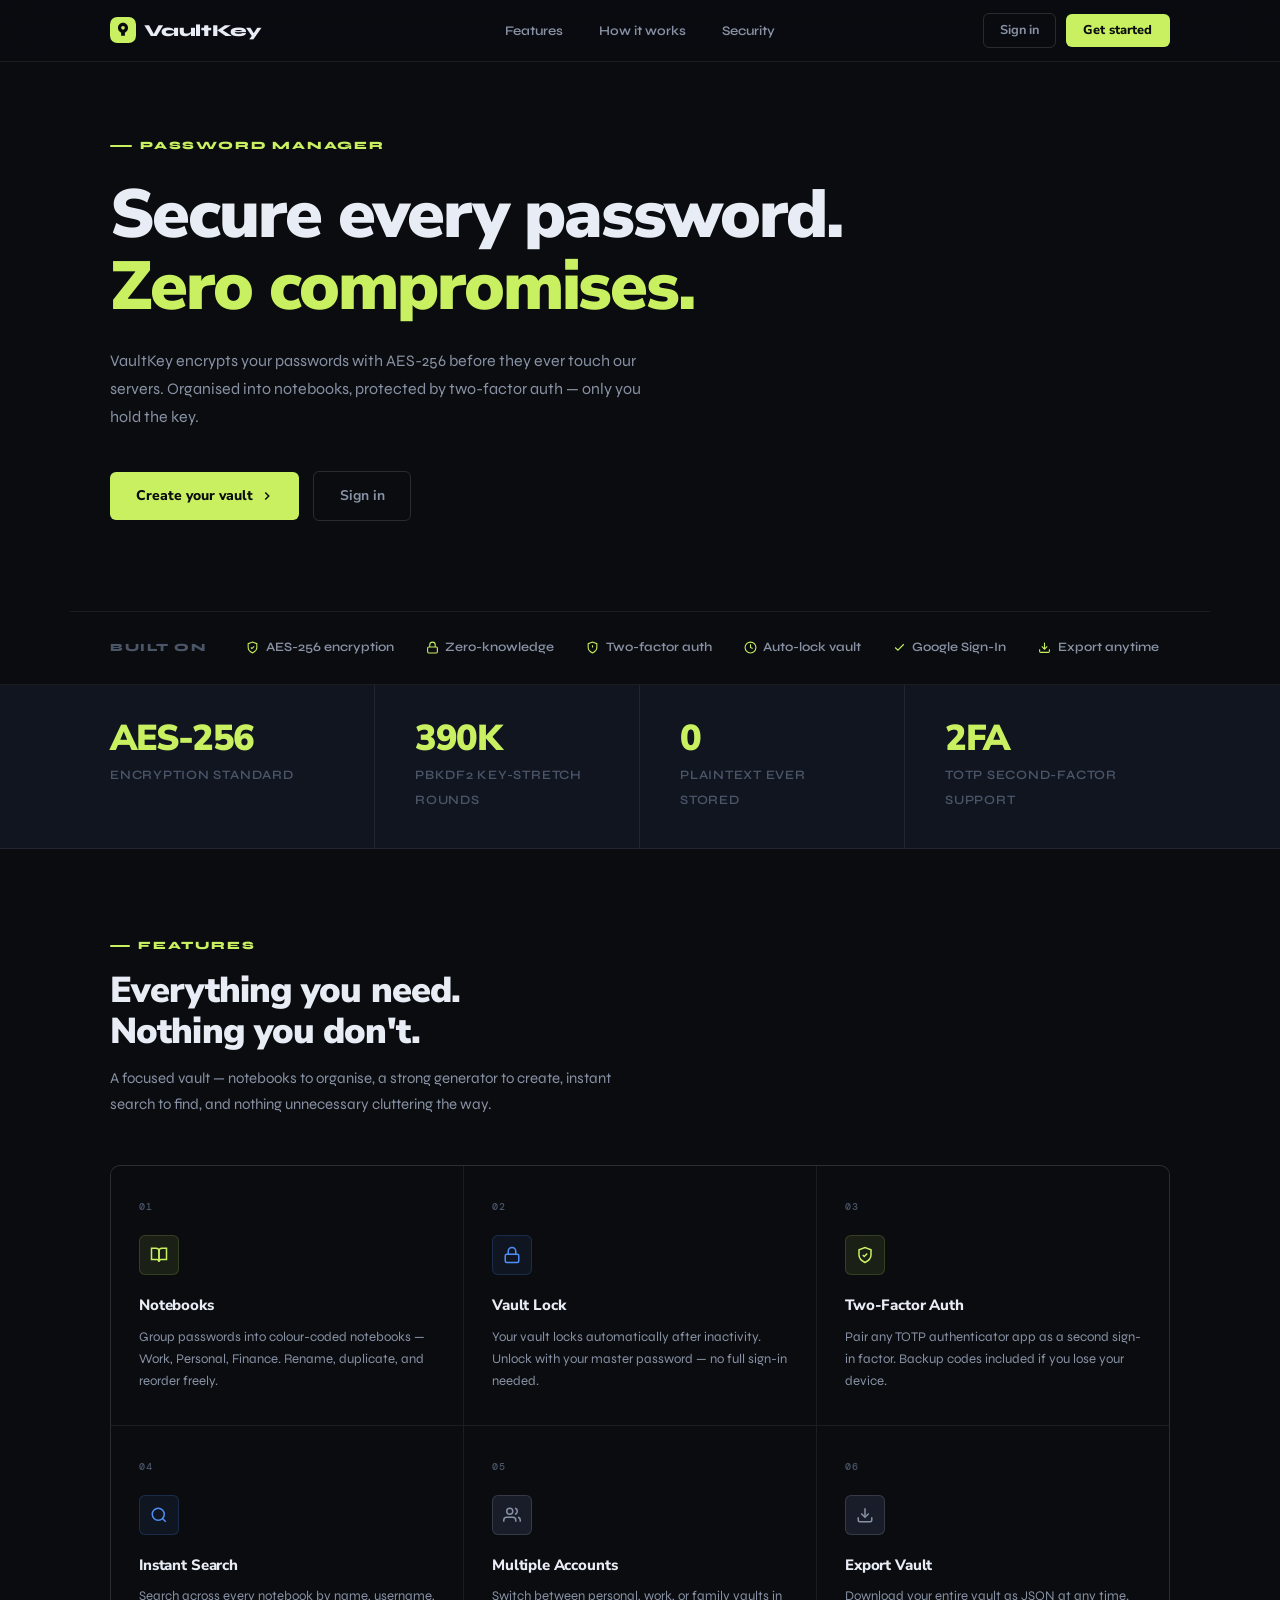
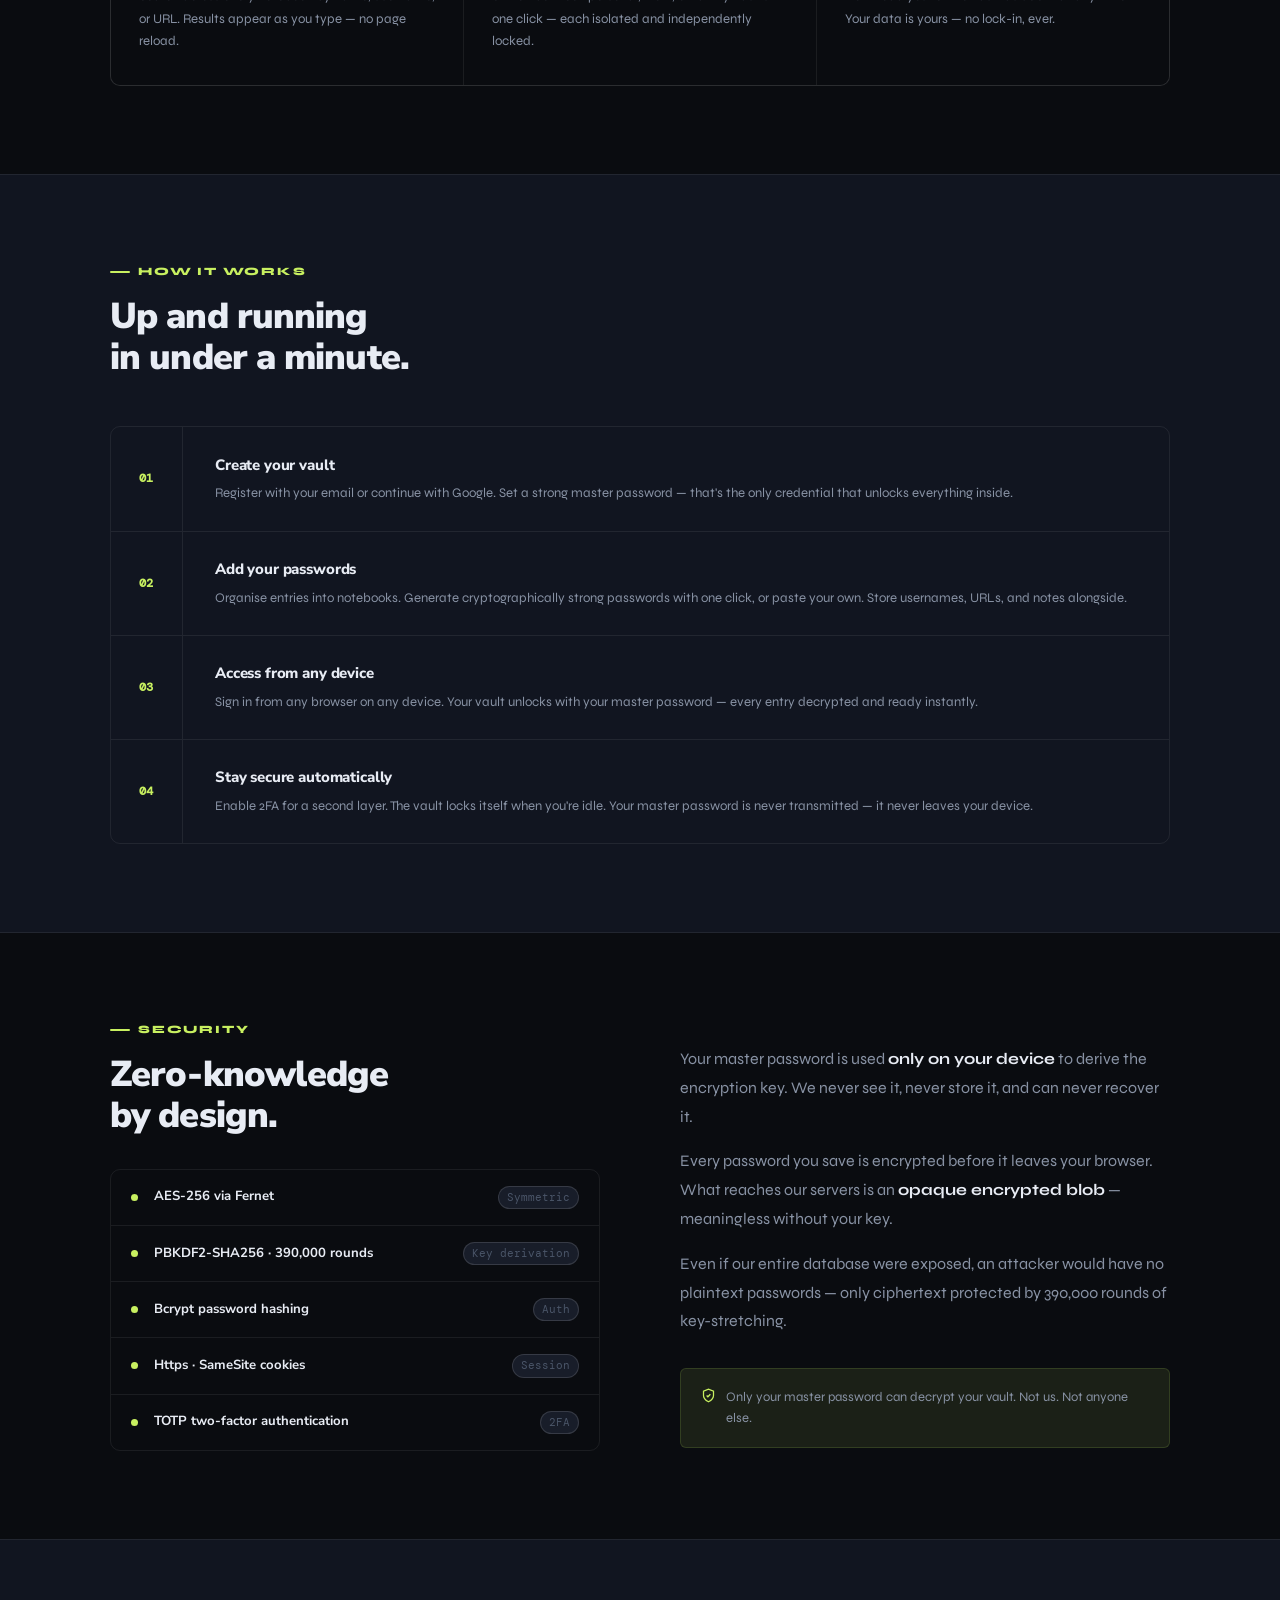
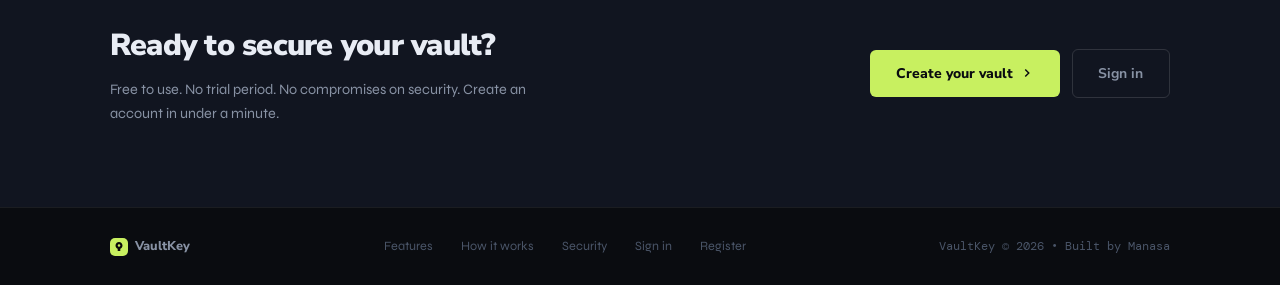
<file: templates/index.html>
<!DOCTYPE html>
<html lang="en">
<head>
  <meta charset="UTF-8"/>
  <meta name="viewport" content="width=device-width, initial-scale=1.0"/>
  <title>VaultKey — Encrypted Password Manager</title>
  <link href="https://fonts.googleapis.com/css2?family=Nunito+Sans:opsz,wght@6..12,700;6..12,800;6..12,900&family=Syne:wght@400;500;600;700;800&family=DM+Mono:wght@300;400;500&display=swap" rel="stylesheet"/>
  <style>
    :root {
      --bg:         #0a0c10;
      --bg2:        #111520;
      --bg3:        #181d29;
      --border:     rgba(255,255,255,0.07);
      --border2:    rgba(255,255,255,0.13);
      --text:       #e8ecf4;
      --text2:      #8892a4;
      --text3:      #4a5568;
      --accent:     #c8f060;
      --accent2:    #a8d040;
      --accent-dim: rgba(200,240,96,0.09);
      --red:        #ff5f6d;
      --blue:       #4f8ef7;
      --radius:     10px;
      --radius-sm:  6px;
      --font:         'Syne', sans-serif;
      --font-display: 'Nunito Sans', sans-serif;
      --mono:       'DM Mono', monospace;
      --max:        1140px;
      --gutter:     2.5rem;
    }

    *, *::before, *::after { box-sizing: border-box; margin: 0; padding: 0; }
    html { scroll-behavior: smooth; }

    body {
      background: var(--bg);
      color: var(--text);
      font-family: var(--font);
      font-size: 15px;
      line-height: 1.65;
      -webkit-font-smoothing: antialiased;
      overflow-x: hidden;
    }

    a { text-decoration: none; color: inherit; }
    img { display: block; max-width: 100%; }

    /* ── UTILITIES ───────────────────────────────────────── */
    .wrap {
      max-width: var(--max);
      margin: 0 auto;
      padding: 0 var(--gutter);
    }

    .divider { height: 1px; background: var(--border); }

    /* ── NAV ─────────────────────────────────────────────── */
    nav {
      position: fixed;
      top: 0; left: 0; right: 0;
      z-index: 200;
      height: 62px;
      display: flex;
      align-items: center;
      background: rgba(10,12,16,0.94);
      backdrop-filter: blur(18px);
      -webkit-backdrop-filter: blur(18px);
      border-bottom: 1px solid var(--border);
    }

    .nav-inner {
      max-width: var(--max);
      margin: 0 auto;
      padding: 0 var(--gutter);
      width: 100%;
      display: flex;
      align-items: center;
      justify-content: space-between;
    }

    /* Logo: far left */
    .nav-brand {
      display: flex;
      align-items: center;
      gap: 0.5rem;
      flex-shrink: 0;
    }

    .brand-name {
      font-size: 1.05rem;
      font-weight: 800;
      color: var(--text);
      letter-spacing: -0.01em;
      font-family: var(--font);
    }

    /* Center links */
    .nav-links {
      display: flex;
      align-items: center;
      gap: 2.25rem;
      list-style: none;
      position: absolute;
      left: 50%;
      transform: translateX(-50%);
    }

    .nav-links a {
      font-size: 0.825rem;
      font-weight: 600;
      color: var(--text2);
      transition: color 0.2s;
      font-family: var(--font);
    }
    .nav-links a:hover { color: var(--text); }

    /* Right: Sign in + Get started */
    .nav-right {
      display: flex;
      align-items: center;
      gap: 0.6rem;
      flex-shrink: 0;
      margin-left: auto;
    }

    .btn-ghost {
      font-family: var(--font-display);
      font-size: 0.8rem;
      font-weight: 700;
      color: var(--text2);
      padding: 0.4rem 1rem;
      border: 1px solid var(--border2);
      border-radius: var(--radius-sm);
      background: none;
      cursor: pointer;
      transition: color 0.2s, border-color 0.2s, background 0.2s;
      text-decoration: none;
      display: inline-block;
    }
    .btn-ghost:hover { color: var(--text); border-color: rgba(255,255,255,0.22); background: var(--bg3); }

    .btn-accent {
      font-family: var(--font-display);
      font-size: 0.8rem;
      font-weight: 800;
      color: #0a0c10;
      padding: 0.4rem 1.1rem;
      border: none;
      border-radius: var(--radius-sm);
      background: var(--accent);
      cursor: pointer;
      transition: background 0.2s;
      text-decoration: none;
      display: inline-block;
    }
    .btn-accent:hover { background: var(--accent2); }

    /* ── HERO ────────────────────────────────────────────── */
    .hero {
      padding: 130px var(--gutter) 90px;
      max-width: var(--max);
      margin: 0 auto;
      border-bottom: 1px solid var(--border);
    }

    .hero-tag {
      display: inline-flex;
      align-items: center;
      gap: 0.5rem;
      font-size: 0.7rem;
      font-weight: 800;
      text-transform: uppercase;
      letter-spacing: 0.16em;
      color: var(--accent);
      margin-bottom: 1.5rem;
      font-family: var(--font);
    }

    .hero-tag::before {
      content: '';
      width: 22px;
      height: 2px;
      background: var(--accent);
      display: block;
      border-radius: 2px;
    }

    .hero-heading {
      font-family: var(--font-display);
      font-size: clamp(2.6rem, 5.5vw, 4.25rem);
      font-weight: 900;
      line-height: 1.06;
      letter-spacing: -0.03em;
      color: var(--text);
      max-width: 820px;
      margin-bottom: 1.5rem;
    }

    .hero-heading .hl { color: var(--accent); }

    .hero-body {
      font-size: 1rem;
      color: var(--text2);
      line-height: 1.75;
      max-width: 540px;
      margin-bottom: 2.5rem;
      font-weight: 400;
      font-family: var(--font);
    }

    .hero-cta {
      display: flex;
      align-items: center;
      gap: 0.85rem;
    }

    .btn-primary {
      display: inline-flex;
      align-items: center;
      gap: 0.45rem;
      font-family: var(--font-display);
      font-size: 0.875rem;
      font-weight: 800;
      color: #0a0c10;
      background: var(--accent);
      border: none;
      border-radius: var(--radius-sm);
      padding: 0.75rem 1.6rem;
      cursor: pointer;
      transition: background 0.2s, transform 0.15s;
      text-decoration: none;
    }
    .btn-primary:hover { background: var(--accent2); transform: translateY(-1px); }

    .btn-outline {
      display: inline-flex;
      align-items: center;
      gap: 0.45rem;
      font-family: var(--font-display);
      font-size: 0.875rem;
      font-weight: 700;
      color: var(--text2);
      background: none;
      border: 1px solid var(--border2);
      border-radius: var(--radius-sm);
      padding: 0.75rem 1.6rem;
      cursor: pointer;
      transition: color 0.2s, border-color 0.2s, background 0.2s;
      text-decoration: none;
    }
    .btn-outline:hover { color: var(--text); border-color: rgba(255,255,255,0.22); background: var(--bg3); }

    /* ── NUMBERS BAND ────────────────────────────────────── */
    .numbers {
      background: var(--bg2);
      border-bottom: 1px solid var(--border);
    }

    .numbers-inner {
      max-width: var(--max);
      margin: 0 auto;
      padding: 0 var(--gutter);
      display: grid;
      grid-template-columns: repeat(4, 1fr);
    }

    .number-item {
      padding: 2.25rem 0;
      border-right: 1px solid var(--border);
      padding-right: 2.5rem;
      padding-left: 2.5rem;
    }
    .number-item:first-child { padding-left: 0; }
    .number-item:last-child  { border-right: none; }

    .number-val {
      font-family: var(--font-display);
      font-size: 2.25rem;
      font-weight: 900;
      color: var(--accent);
      letter-spacing: -0.04em;
      display: block;
      line-height: 1;
      margin-bottom: 0.35rem;
    }

    .number-desc {
      font-family: var(--font);
      font-size: 0.8rem;
      color: var(--text3);
      font-weight: 600;
      text-transform: uppercase;
      letter-spacing: 0.06em;
    }

    /* ── SECTION SHARED ──────────────────────────────────── */
    .section {
      padding: 5.5rem 0;
    }

    .section-alt {
      background: var(--bg2);
      border-top: 1px solid var(--border);
      border-bottom: 1px solid var(--border);
    }

    .section-label {
      font-family: var(--font);
      font-size: 0.7rem;
      font-weight: 800;
      text-transform: uppercase;
      letter-spacing: 0.16em;
      color: var(--accent);
      display: flex;
      align-items: center;
      gap: 0.5rem;
      margin-bottom: 0.9rem;
    }
    .section-label::before { content: ''; width: 20px; height: 2px; background: var(--accent); display: block; border-radius: 2px; }

    h2.section-title {
      font-family: var(--font-display);
      font-size: clamp(1.6rem, 3vw, 2.25rem);
      font-weight: 900;
      letter-spacing: -0.025em;
      line-height: 1.15;
      color: var(--text);
    }

    .section-sub {
      font-family: var(--font);
      font-size: 0.9375rem;
      color: var(--text2);
      line-height: 1.75;
      max-width: 520px;
      margin-top: 0.75rem;
    }

    /* ── WHAT YOU GET — big horizontal cards ─────────────── */
    .get-grid {
      display: grid;
      grid-template-columns: repeat(3, 1fr);
      gap: 1px;
      background: var(--border);
      border: 1px solid var(--border);
      border-radius: var(--radius);
      overflow: hidden;
      margin-top: 3rem;
    }

    .get-card {
      background: var(--bg);
      padding: 2rem 1.75rem;
      position: relative;
      transition: background 0.2s;
    }
    .get-card:hover { background: var(--bg2); }

    .get-num {
      font-family: var(--mono);
      font-size: 0.65rem;
      font-weight: 500;
      color: var(--text3);
      letter-spacing: 0.08em;
      display: block;
      margin-bottom: 1.25rem;
    }

    .get-icon {
      width: 40px; height: 40px;
      border-radius: var(--radius-sm);
      display: flex; align-items: center; justify-content: center;
      margin-bottom: 1.1rem;
      background: var(--accent-dim);
      border: 1px solid rgba(200,240,96,0.15);
      color: var(--accent);
    }
    .get-icon.blue { background: rgba(79,142,247,0.08); border-color: rgba(79,142,247,0.18); color: var(--blue); }
    .get-icon.dim  { background: var(--bg3); border-color: var(--border2); color: var(--text2); }

    /* Feature card titles → Nunito Sans */
    .get-title {
      font-family: var(--font-display);
      font-size: 0.9375rem;
      font-weight: 800;
      color: var(--text);
      margin-bottom: 0.5rem;
      letter-spacing: -0.01em;
    }

    .get-desc {
      font-family: var(--font);
      font-size: 0.825rem;
      color: var(--text2);
      line-height: 1.7;
    }

    /* ── HOW IT WORKS — numbered steps, full-width ───────── */
    .steps {
      counter-reset: step;
      display: flex;
      flex-direction: column;
      gap: 0;
      margin-top: 3rem;
      border: 1px solid var(--border);
      border-radius: var(--radius);
      overflow: hidden;
    }

    .step {
      display: grid;
      grid-template-columns: 72px 1fr;
      border-bottom: 1px solid var(--border);
      transition: background 0.2s;
    }
    .step:last-child { border-bottom: none; }
    .step:hover { background: var(--bg2); }

    .step-index {
      display: flex;
      align-items: center;
      justify-content: center;
      border-right: 1px solid var(--border);
      font-family: var(--mono);
      font-size: 0.72rem;
      font-weight: 700;
      color: var(--accent);
      letter-spacing: 0.04em;
      flex-shrink: 0;
    }

    .step-body {
      padding: 1.6rem 2rem;
    }

    /* Step titles → Nunito Sans */
    .step-title {
      font-family: var(--font-display);
      font-size: 0.9375rem;
      font-weight: 800;
      color: var(--text);
      margin-bottom: 0.3rem;
      letter-spacing: -0.01em;
    }

    .step-desc {
      font-family: var(--font);
      font-size: 0.825rem;
      color: var(--text2);
      line-height: 1.7;
    }

    /* ── SECURITY — two-column ───────────────────────────── */
    .sec-layout {
      display: grid;
      grid-template-columns: 1fr 1fr;
      gap: 5rem;
      align-items: start;
      margin-top: 0;
    }

    .sec-rows {
      display: flex;
      flex-direction: column;
      margin-top: 2rem;
      border: 1px solid var(--border);
      border-radius: var(--radius);
      overflow: hidden;
    }

    .sec-row {
      display: flex;
      align-items: center;
      gap: 1rem;
      padding: 1rem 1.25rem;
      border-bottom: 1px solid var(--border);
      transition: background 0.15s;
    }
    .sec-row:last-child { border-bottom: none; }
    .sec-row:hover { background: var(--bg2); }

    .sec-dot {
      width: 7px; height: 7px;
      border-radius: 50%;
      background: var(--accent);
      flex-shrink: 0;
    }

    /* Security row names → Nunito Sans */
    .sec-name {
      font-family: var(--font-display);
      font-size: 0.825rem;
      font-weight: 700;
      color: var(--text);
      flex: 1;
    }

    .sec-tag {
      font-family: var(--mono);
      font-size: 0.66rem;
      color: var(--text3);
      background: var(--bg3);
      border: 1px solid var(--border2);
      padding: 0.12rem 0.5rem;
      border-radius: 20px;
      white-space: nowrap;
    }

    /* right side: plain text blocks */
    .sec-right { padding-top: 0.25rem; }

    .sec-right .section-label { margin-bottom: 0.9rem; }

    .sec-callout {
      font-family: var(--font);
      font-size: 1rem;
      color: var(--text2);
      line-height: 1.8;
      margin-top: 1.25rem;
    }

    .sec-callout strong { color: var(--text); font-weight: 700; }

    .sec-note {
      display: flex;
      align-items: flex-start;
      gap: 0.65rem;
      margin-top: 2rem;
      padding: 1.1rem 1.25rem;
      background: var(--accent-dim);
      border: 1px solid rgba(200,240,96,0.14);
      border-radius: var(--radius-sm);
      font-family: var(--font);
      font-size: 0.8125rem;
      color: var(--text2);
      line-height: 1.65;
    }
    .sec-note svg { color: var(--accent); flex-shrink: 0; margin-top: 1px; }

    /* ── TRUST STRIP ─────────────────────────────────────── */
    .trust {
      border-bottom: 1px solid var(--border);
    }

    .trust-inner {
      max-width: var(--max);
      margin: 0 auto;
      padding: 1.6rem var(--gutter);
      display: flex;
      align-items: center;
      gap: 2.5rem;
      flex-wrap: wrap;
    }

    .trust-label {
      font-family: var(--font);
      font-size: 0.69rem;
      font-weight: 800;
      text-transform: uppercase;
      letter-spacing: 0.14em;
      color: var(--text3);
      white-space: nowrap;
      flex-shrink: 0;
    }

    .trust-items {
      display: flex;
      align-items: center;
      gap: 2rem;
      flex-wrap: wrap;
    }

    .trust-item {
      display: flex;
      align-items: center;
      gap: 0.4rem;
      font-family: var(--font);
      font-size: 0.8rem;
      font-weight: 600;
      color: var(--text2);
    }
    .trust-item svg { color: var(--accent); flex-shrink: 0; }

    /* ── CTA SECTION ─────────────────────────────────────── */
    .cta-section {
      background: var(--bg2);
      border-top: 1px solid var(--border);
    }

    .cta-inner {
      max-width: var(--max);
      margin: 0 auto;
      padding: 5rem var(--gutter);
      display: grid;
      grid-template-columns: 1fr auto;
      gap: 3rem;
      align-items: center;
    }

    .cta-title {
      font-family: var(--font-display);
      font-size: clamp(1.4rem, 2.5vw, 1.9rem);
      font-weight: 900;
      letter-spacing: -0.025em;
      color: var(--text);
      margin-bottom: 0.5rem;
    }

    .cta-sub {
      font-family: var(--font);
      font-size: 0.9rem;
      color: var(--text2);
      line-height: 1.7;
      max-width: 420px;
    }

    .cta-actions { display: flex; align-items: center; gap: 0.75rem; flex-shrink: 0; }

    /* ── FOOTER ──────────────────────────────────────────── */
    footer {
      border-top: 1px solid var(--border);
    }

    .footer-inner {
      max-width: var(--max);
      margin: 0 auto;
      padding: 1.75rem var(--gutter);
      display: flex;
      align-items: center;
      justify-content: space-between;
      flex-wrap: wrap;
      gap: 1rem;
    }

    .footer-brand {
      display: flex;
      align-items: center;
      gap: 0.45rem;
      font-family: var(--font-display);
      font-size: 0.8rem;
      font-weight: 800;
      color: var(--text2);
    }

    .footer-links {
      display: flex;
      align-items: center;
      gap: 1.75rem;
    }

    .footer-links a {
      font-family: var(--font);
      font-size: 0.79rem;
      color: var(--text3);
      transition: color 0.2s;
    }
    .footer-links a:hover { color: var(--text2); }

    .footer-copy {
      font-size: 0.75rem;
      color: var(--text3);
      font-family: var(--mono);
    }

    /* ── SCROLL REVEAL ───────────────────────────────────── */
    .reveal {
      opacity: 0;
      transform: translateY(18px);
      transition: opacity 0.55s ease, transform 0.55s ease;
    }
    .reveal.in { opacity: 1; transform: translateY(0); }
    .d1 { transition-delay: 0.06s; }
    .d2 { transition-delay: 0.12s; }
    .d3 { transition-delay: 0.18s; }
    .d4 { transition-delay: 0.24s; }
    .d5 { transition-delay: 0.30s; }
    .d6 { transition-delay: 0.36s; }

    /* ── RESPONSIVE ──────────────────────────────────────── */
    @media (max-width: 960px) {
      .numbers-inner    { grid-template-columns: repeat(2, 1fr); }
      .number-item      { border-bottom: 1px solid var(--border); }
      .number-item:nth-child(2) { border-right: none; }
      .get-grid         { grid-template-columns: 1fr 1fr; }
      .sec-layout       { grid-template-columns: 1fr; gap: 2.5rem; }
      .cta-inner        { grid-template-columns: 1fr; }
      .cta-actions      { flex-direction: row; }
    }

    @media (max-width: 640px) {
      :root { --gutter: 1.25rem; }
      nav .nav-links    { display: none; }
      .hero             { padding-top: 100px; padding-bottom: 60px; }
      .section          { padding: 3.5rem 0; }
      .numbers-inner    { grid-template-columns: 1fr 1fr; }
      .number-item      { padding: 1.5rem 1rem; }
      .get-grid         { grid-template-columns: 1fr; }
      .step             { grid-template-columns: 52px 1fr; }
      .step-body        { padding: 1.25rem 1.25rem; }
      footer            { flex-direction: column; align-items: flex-start; gap: 0.75rem; }
      .footer-links     { flex-wrap: wrap; gap: 1rem; }
    }
  </style>
</head>
<body>

<!-- ═══════════════════════════════
     NAV
═══════════════════════════════ -->
<nav>
  <div class="nav-inner">
    <!-- Logo: far left -->
    <div class="nav-brand">
      <svg width="26" height="26" viewBox="0 0 36 36" fill="none">
        <rect width="36" height="36" rx="10" fill="#c8f060"/>
        <path d="M18 8C14.13 8 11 11.13 11 15c0 2.97 1.8 5.52 4.4 6.65V26h5.2v-4.35C23.2 20.52 25 17.97 25 15c0-3.87-3.13-7-7-7z" fill="#0a0a0a"/>
        <circle cx="18" cy="15" r="2.5" fill="#c8f060"/>
      </svg>
      <span class="brand-name">VaultKey</span>
    </div>

    <!-- Links: centered -->
    <ul class="nav-links">
      <li><a href="#features">Features</a></li>
      <li><a href="#how">How it works</a></li>
      <li><a href="#security">Security</a></li>
    </ul>

    <!-- Buttons: far right -->
    <div class="nav-right">
      <a href="/login" class="btn-ghost">Sign in</a>
      <a href="/register" class="btn-accent">Get started</a>
    </div>
  </div>
</nav>


<!-- ═══════════════════════════════
     HERO
═══════════════════════════════ -->
<section class="hero reveal">
  <div class="hero-tag">Password Manager</div>
  <h1 class="hero-heading">
    Secure every password.<br>
    <span class="hl">Zero compromises.</span>
  </h1>
  <p class="hero-body">
    VaultKey encrypts your passwords with AES-256 before they ever touch our servers. Organised into notebooks, protected by two-factor auth — only you hold the key.
  </p>
  <div class="hero-cta">
    <a href="/register" class="btn-primary">
      Create your vault
      <svg width="14" height="14" viewBox="0 0 24 24" fill="none" stroke="currentColor" stroke-width="2.5"><polyline points="9 18 15 12 9 6"/></svg>
    </a>
    <a href="/login" class="btn-outline">Sign in</a>
  </div>
</section>


<!-- ═══════════════════════════════
     TRUST STRIP
═══════════════════════════════ -->
<div class="trust">
  <div class="trust-inner reveal">
    <span class="trust-label">Built on</span>
    <div class="trust-items">
      <div class="trust-item">
        <svg width="13" height="13" viewBox="0 0 24 24" fill="none" stroke="currentColor" stroke-width="2"><path d="M12 22s8-4 8-10V5l-8-3-8 3v7c0 6 8 10 8 10z"/><polyline points="9 12 11 14 15 10"/></svg>
        AES-256 encryption
      </div>
      <div class="trust-item">
        <svg width="13" height="13" viewBox="0 0 24 24" fill="none" stroke="currentColor" stroke-width="2"><rect x="3" y="11" width="18" height="11" rx="2"/><path d="M7 11V7a5 5 0 0 1 10 0v4"/></svg>
        Zero-knowledge
      </div>
      <div class="trust-item">
        <svg width="13" height="13" viewBox="0 0 24 24" fill="none" stroke="currentColor" stroke-width="2"><path d="M12 22s8-4 8-10V5l-8-3-8 3v7c0 6 8 10 8 10z"/><line x1="12" y1="8" x2="12" y2="12"/><line x1="12" y1="16" x2="12.01" y2="16"/></svg>
        Two-factor auth
      </div>
      <div class="trust-item">
        <svg width="13" height="13" viewBox="0 0 24 24" fill="none" stroke="currentColor" stroke-width="2"><circle cx="12" cy="12" r="10"/><polyline points="12 6 12 12 16 14"/></svg>
        Auto-lock vault
      </div>
      <div class="trust-item">
        <svg width="13" height="13" viewBox="0 0 24 24" fill="none" stroke="currentColor" stroke-width="2"><polyline points="20 6 9 17 4 12"/></svg>
        Google Sign-In
      </div>
      <div class="trust-item">
        <svg width="13" height="13" viewBox="0 0 24 24" fill="none" stroke="currentColor" stroke-width="2"><path d="M21 15v4a2 2 0 0 1-2 2H5a2 2 0 0 1-2-2v-4"/><polyline points="7 10 12 15 17 10"/><line x1="12" y1="15" x2="12" y2="3"/></svg>
        Export anytime
      </div>
    </div>
  </div>
</div>


<!-- ═══════════════════════════════
     NUMBERS
═══════════════════════════════ -->
<div class="numbers">
  <div class="numbers-inner reveal">
    <div class="number-item">
      <span class="number-val">AES-256</span>
      <span class="number-desc">Encryption standard</span>
    </div>
    <div class="number-item">
      <span class="number-val">390K</span>
      <span class="number-desc">PBKDF2 key-stretch rounds</span>
    </div>
    <div class="number-item">
      <span class="number-val">0</span>
      <span class="number-desc">Plaintext ever stored</span>
    </div>
    <div class="number-item">
      <span class="number-val">2FA</span>
      <span class="number-desc">TOTP second-factor support</span>
    </div>
  </div>
</div>


<!-- ═══════════════════════════════
     FEATURES
═══════════════════════════════ -->
<div class="section" id="features">
  <div class="wrap">
    <div class="reveal">
      <div class="section-label">Features</div>
      <h2 class="section-title">Everything you need.<br>Nothing you don't.</h2>
      <p class="section-sub">A focused vault — notebooks to organise, a strong generator to create, instant search to find, and nothing unnecessary cluttering the way.</p>
    </div>

    <div class="get-grid">
      <div class="get-card reveal d1">
        <span class="get-num">01</span>
        <div class="get-icon">
          <svg width="18" height="18" viewBox="0 0 24 24" fill="none" stroke="currentColor" stroke-width="2">
            <path d="M2 3h6a4 4 0 0 1 4 4v14a3 3 0 0 0-3-3H2z"/>
            <path d="M22 3h-6a4 4 0 0 0-4 4v14a3 3 0 0 1 3-3h7z"/>
          </svg>
        </div>
        <div class="get-title">Notebooks</div>
        <div class="get-desc">Group passwords into colour-coded notebooks — Work, Personal, Finance. Rename, duplicate, and reorder freely.</div>
      </div>

      <div class="get-card reveal d2">
        <span class="get-num">02</span>
        <div class="get-icon blue">
          <svg width="18" height="18" viewBox="0 0 24 24" fill="none" stroke="currentColor" stroke-width="2">
            <rect x="3" y="11" width="18" height="11" rx="2"/><path d="M7 11V7a5 5 0 0 1 10 0v4"/>
          </svg>
        </div>
        <div class="get-title">Vault Lock</div>
        <div class="get-desc">Your vault locks automatically after inactivity. Unlock with your master password — no full sign-in needed.</div>
      </div>

      <div class="get-card reveal d3">
        <span class="get-num">03</span>
        <div class="get-icon">
          <svg width="18" height="18" viewBox="0 0 24 24" fill="none" stroke="currentColor" stroke-width="2">
            <path d="M12 22s8-4 8-10V5l-8-3-8 3v7c0 6 8 10 8 10z"/>
            <polyline points="9 12 11 14 15 10"/>
          </svg>
        </div>
        <div class="get-title">Two-Factor Auth</div>
        <div class="get-desc">Pair any TOTP authenticator app as a second sign-in factor. Backup codes included if you lose your device.</div>
      </div>

      <div class="get-card reveal d4">
        <span class="get-num">04</span>
        <div class="get-icon blue">
          <svg width="18" height="18" viewBox="0 0 24 24" fill="none" stroke="currentColor" stroke-width="2">
            <circle cx="11" cy="11" r="8"/><line x1="21" y1="21" x2="16.65" y2="16.65"/>
          </svg>
        </div>
        <div class="get-title">Instant Search</div>
        <div class="get-desc">Search across every notebook by name, username, or URL. Results appear as you type — no page reload.</div>
      </div>

      <div class="get-card reveal d5">
        <span class="get-num">05</span>
        <div class="get-icon dim">
          <svg width="18" height="18" viewBox="0 0 24 24" fill="none" stroke="currentColor" stroke-width="2">
            <path d="M17 21v-2a4 4 0 0 0-4-4H5a4 4 0 0 0-4 4v2"/>
            <circle cx="9" cy="7" r="4"/>
            <path d="M23 21v-2a4 4 0 0 0-3-3.87"/>
            <path d="M16 3.13a4 4 0 0 1 0 7.75"/>
          </svg>
        </div>
        <div class="get-title">Multiple Accounts</div>
        <div class="get-desc">Switch between personal, work, or family vaults in one click — each isolated and independently locked.</div>
      </div>

      <div class="get-card reveal d6">
        <span class="get-num">06</span>
        <div class="get-icon dim">
          <svg width="18" height="18" viewBox="0 0 24 24" fill="none" stroke="currentColor" stroke-width="2">
            <path d="M21 15v4a2 2 0 0 1-2 2H5a2 2 0 0 1-2-2v-4"/>
            <polyline points="7 10 12 15 17 10"/>
            <line x1="12" y1="15" x2="12" y2="3"/>
          </svg>
        </div>
        <div class="get-title">Export Vault</div>
        <div class="get-desc">Download your entire vault as JSON at any time. Your data is yours — no lock-in, ever.</div>
      </div>
    </div>
  </div>
</div>


<!-- ═══════════════════════════════
     HOW IT WORKS
═══════════════════════════════ -->
<div class="section section-alt" id="how">
  <div class="wrap">
    <div class="reveal">
      <div class="section-label">How it works</div>
      <h2 class="section-title">Up and running<br>in under a minute.</h2>
    </div>

    <div class="steps reveal d1">
      <div class="step">
        <div class="step-index">01</div>
        <div class="step-body">
          <div class="step-title">Create your vault</div>
          <div class="step-desc">Register with your email or continue with Google. Set a strong master password — that's the only credential that unlocks everything inside.</div>
        </div>
      </div>
      <div class="step">
        <div class="step-index">02</div>
        <div class="step-body">
          <div class="step-title">Add your passwords</div>
          <div class="step-desc">Organise entries into notebooks. Generate cryptographically strong passwords with one click, or paste your own. Store usernames, URLs, and notes alongside.</div>
        </div>
      </div>
      <div class="step">
        <div class="step-index">03</div>
        <div class="step-body">
          <div class="step-title">Access from any device</div>
          <div class="step-desc">Sign in from any browser on any device. Your vault unlocks with your master password — every entry decrypted and ready instantly.</div>
        </div>
      </div>
      <div class="step">
        <div class="step-index">04</div>
        <div class="step-body">
          <div class="step-title">Stay secure automatically</div>
          <div class="step-desc">Enable 2FA for a second layer. The vault locks itself when you're idle. Your master password is never transmitted — it never leaves your device.</div>
        </div>
      </div>
    </div>
  </div>
</div>


<!-- ═══════════════════════════════
     SECURITY
═══════════════════════════════ -->
<div class="section" id="security">
  <div class="wrap">
    <div class="sec-layout">

      <!-- Left: tech stack list -->
      <div class="reveal">
        <div class="section-label">Security</div>
        <h2 class="section-title">Zero-knowledge<br>by design.</h2>
        <div class="sec-rows">
          <div class="sec-row">
            <div class="sec-dot"></div>
            <div class="sec-name">AES-256 via Fernet</div>
            <div class="sec-tag">Symmetric</div>
          </div>
          <div class="sec-row">
            <div class="sec-dot"></div>
            <div class="sec-name">PBKDF2-SHA256 · 390,000 rounds</div>
            <div class="sec-tag">Key derivation</div>
          </div>
          <div class="sec-row">
            <div class="sec-dot"></div>
            <div class="sec-name">Bcrypt password hashing</div>
            <div class="sec-tag">Auth</div>
          </div>
          <div class="sec-row">
            <div class="sec-dot"></div>
            <div class="sec-name">Https · SameSite cookies</div>
            <div class="sec-tag">Session</div>
          </div>
          <div class="sec-row">
            <div class="sec-dot"></div>
            <div class="sec-name">TOTP two-factor authentication</div>
            <div class="sec-tag">2FA</div>
          </div>
        </div>
      </div>

      <!-- Right: explanation -->
      <div class="sec-right reveal d2">
        <p class="sec-callout">
          Your master password is used <strong>only on your device</strong> to derive the encryption key. We never see it, never store it, and can never recover it.
        </p>
        <p class="sec-callout" style="margin-top:1rem;">
          Every password you save is encrypted before it leaves your browser. What reaches our servers is an <strong>opaque encrypted blob</strong> — meaningless without your key.
        </p>
        <p class="sec-callout" style="margin-top:1rem;">
          Even if our entire database were exposed, an attacker would have no plaintext passwords — only ciphertext protected by 390,000 rounds of key-stretching.
        </p>
        <div class="sec-note">
          <svg width="15" height="15" viewBox="0 0 24 24" fill="none" stroke="currentColor" stroke-width="2">
            <path d="M12 22s8-4 8-10V5l-8-3-8 3v7c0 6 8 10 8 10z"/>
            <polyline points="9 12 11 14 15 10"/>
          </svg>
          Only your master password can decrypt your vault. Not us. Not anyone else.
        </div>
      </div>

    </div>
  </div>
</div>


<!-- ═══════════════════════════════
     CTA
═══════════════════════════════ -->
<div class="cta-section">
  <div class="cta-inner reveal">
    <div>
      <div class="cta-title">Ready to secure your vault?</div>
      <p class="cta-sub">Free to use. No trial period. No compromises on security. Create an account in under a minute.</p>
    </div>
    <div class="cta-actions">
      <a href="/register" class="btn-primary">
        Create your vault
        <svg width="14" height="14" viewBox="0 0 24 24" fill="none" stroke="currentColor" stroke-width="2.5"><polyline points="9 18 15 12 9 6"/></svg>
      </a>
      <a href="/login" class="btn-outline">Sign in</a>
    </div>
  </div>
</div>


<!-- ═══════════════════════════════
     FOOTER
═══════════════════════════════ -->
<footer>
  <div class="footer-inner">
    <div class="footer-brand">
      <svg width="18" height="18" viewBox="0 0 36 36" fill="none">
        <rect width="36" height="36" rx="10" fill="#c8f060"/>
        <path d="M18 8C14.13 8 11 11.13 11 15c0 2.97 1.8 5.52 4.4 6.65V26h5.2v-4.35C23.2 20.52 25 17.97 25 15c0-3.87-3.13-7-7-7z" fill="#0a0a0a"/>
        <circle cx="18" cy="15" r="2.5" fill="#c8f060"/>
      </svg>
      VaultKey
    </div>
    <div class="footer-links">
      <a href="#features">Features</a>
      <a href="#how">How it works</a>
      <a href="#security">Security</a>
      <a href="/login">Sign in</a>
      <a href="/register">Register</a>
    </div>
    <div class="footer-copy">VaultKey © 2026 • Built by Manasa</div>
  </div>
</footer>


<script>
  const obs = new IntersectionObserver((entries) => {
    entries.forEach(e => {
      if (e.isIntersecting) { e.target.classList.add('in'); obs.unobserve(e.target); }
    });
  }, { threshold: 0.08 });
  document.querySelectorAll('.reveal').forEach(el => obs.observe(el));
</script>

</body>
</html>
</file>
